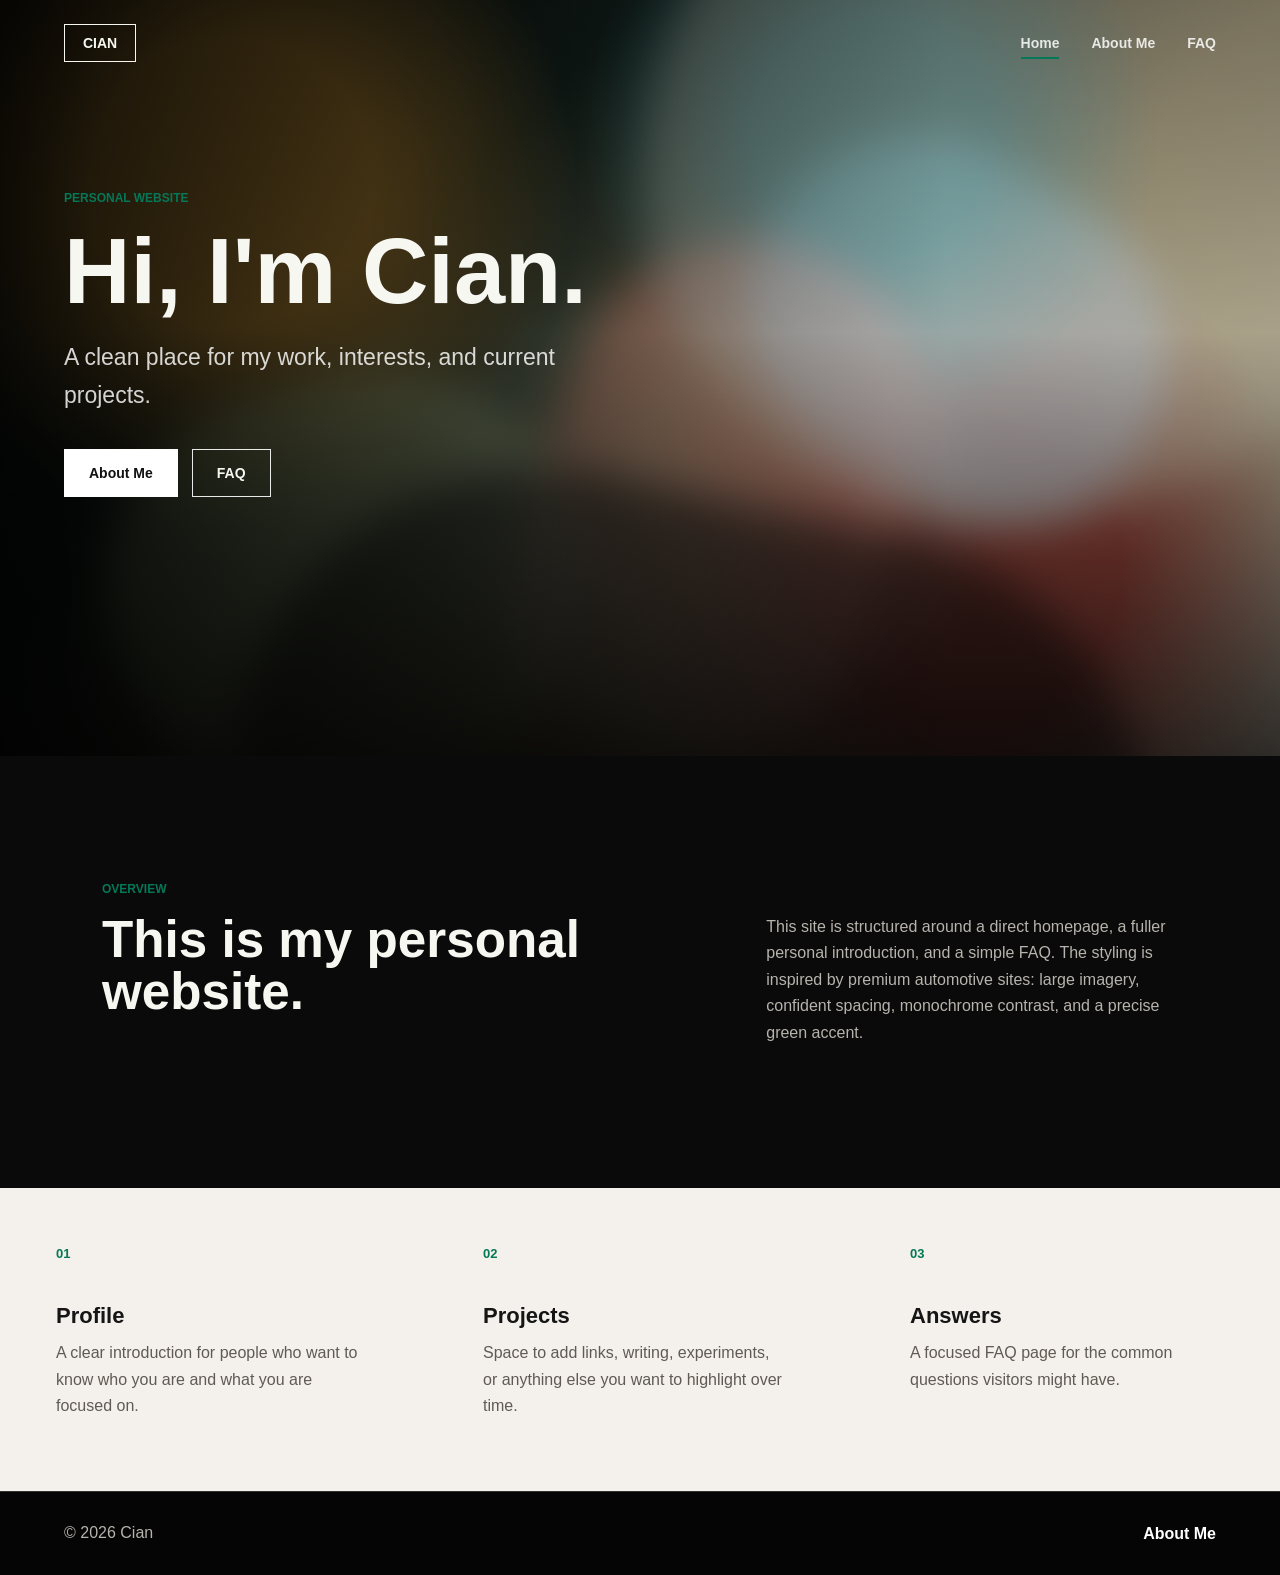
<file: index.html>
<!doctype html>
<html lang="en">
  <head>
    <meta charset="utf-8">
    <meta name="viewport" content="width=device-width, initial-scale=1">
    <title>Cian | Personal Website</title>
    <meta name="description" content="The personal website of Cian.">
    <link rel="stylesheet" href="assets/styles.css">
  </head>
  <body>
    <header class="site-header">
      <a class="brand" href="index.html" aria-label="Cian home">Cian</a>
      <nav class="nav" aria-label="Primary navigation">
        <a aria-current="page" href="index.html">Home</a>
        <a href="about.html">About Me</a>
        <a href="faq.html">FAQ</a>
      </nav>
    </header>

    <main>
      <section class="hero">
        <div class="hero-palette" aria-hidden="true">
          <span class="palette-field palette-field-ember"></span>
          <span class="palette-field palette-field-sage"></span>
          <span class="palette-field palette-field-sky"></span>
          <span class="palette-field palette-field-ink"></span>
        </div>
        <div class="hero-shade"></div>
        <div class="hero-content">
          <p class="eyebrow">Personal Website</p>
          <h1>Hi, I'm Cian.</h1>
          <p class="hero-copy">A clean place for my work, interests, and current projects.</p>
          <div class="hero-actions" aria-label="Primary actions">
            <a class="button button-primary" href="about.html">About Me</a>
            <a class="button button-secondary" href="faq.html">FAQ</a>
          </div>
        </div>
      </section>

      <section class="intro section">
        <div class="section-kicker">Overview</div>
        <div class="split">
          <h2>This is my personal website.</h2>
          <p>This site is structured around a direct homepage, a fuller personal introduction, and a simple FAQ. The styling is inspired by premium automotive sites: large imagery, confident spacing, monochrome contrast, and a precise green accent.</p>
        </div>
      </section>

      <section class="feature-band">
        <article>
          <span>01</span>
          <h3>Profile</h3>
          <p>A clear introduction for people who want to know who you are and what you are focused on.</p>
        </article>
        <article>
          <span>02</span>
          <h3>Projects</h3>
          <p>Space to add links, writing, experiments, or anything else you want to highlight over time.</p>
        </article>
        <article>
          <span>03</span>
          <h3>Answers</h3>
          <p>A focused FAQ page for the common questions visitors might have.</p>
        </article>
      </section>
    </main>

    <footer class="site-footer">
      <p>&copy; 2026 Cian</p>
      <a href="about.html">About Me</a>
    </footer>
  </body>
</html>
</file>
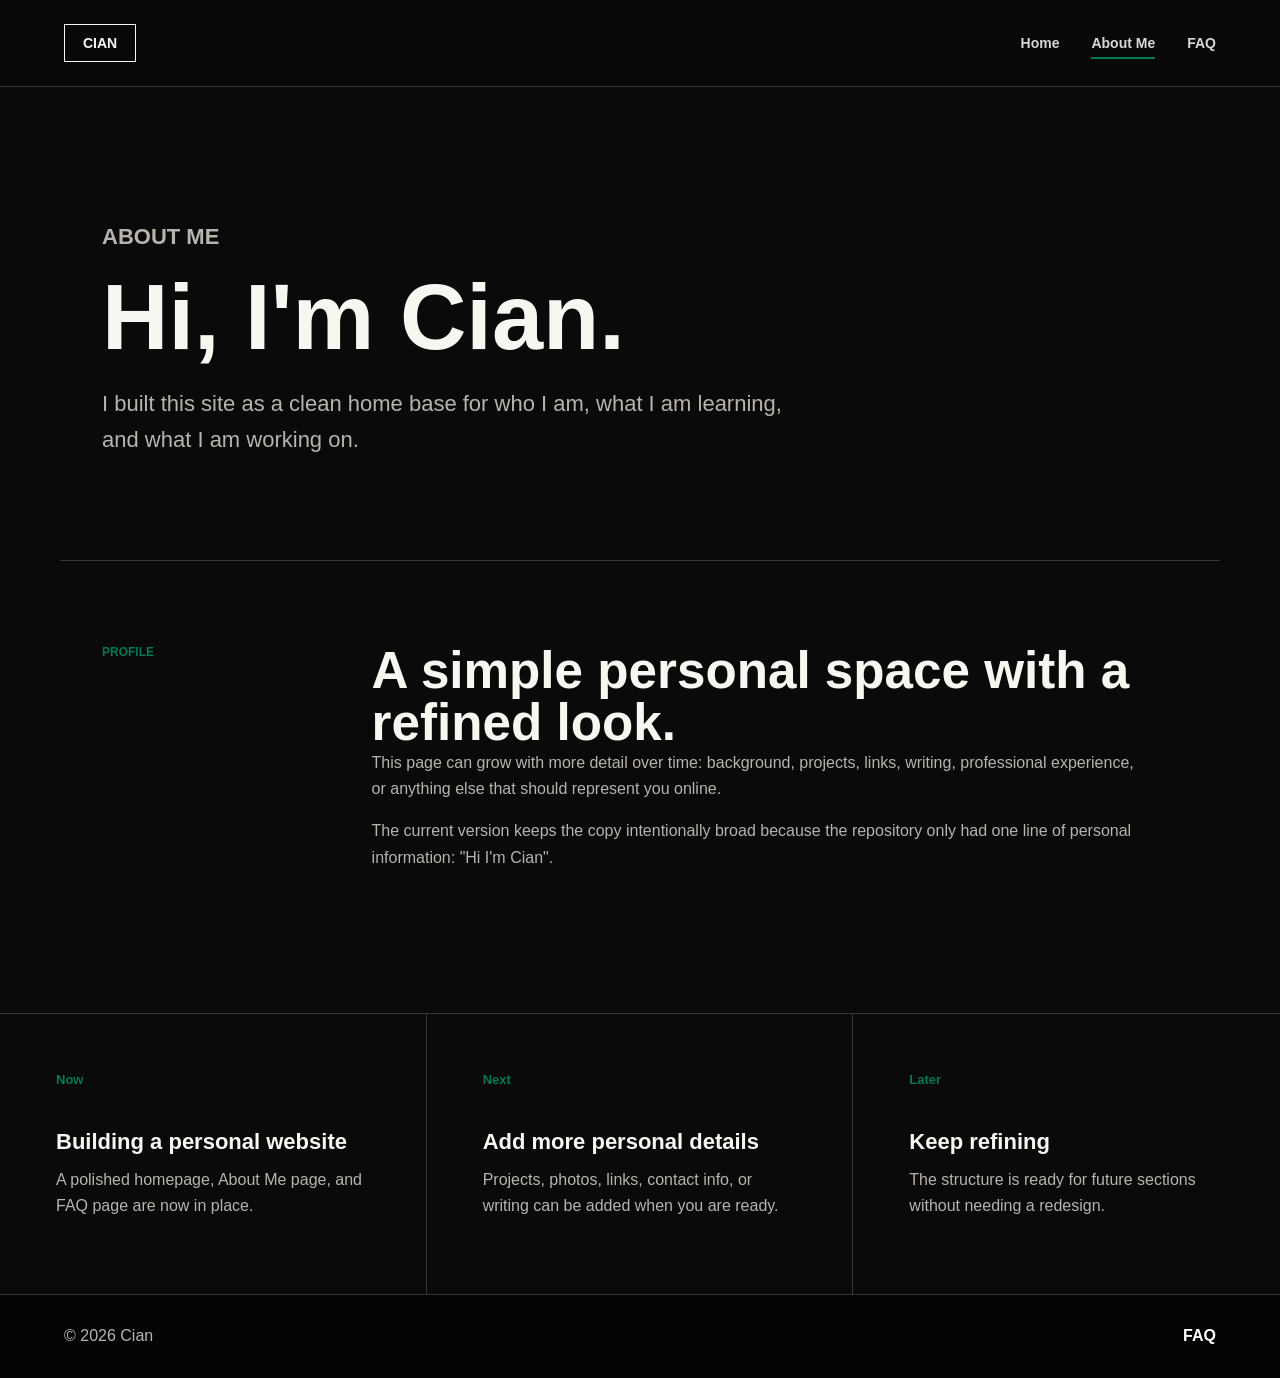
<file: about.html>
<!doctype html>
<html lang="en">
  <head>
    <meta charset="utf-8">
    <meta name="viewport" content="width=device-width, initial-scale=1">
    <title>About Me | Cian</title>
    <meta name="description" content="Learn more about Cian.">
    <link rel="stylesheet" href="assets/styles.css">
  </head>
  <body>
    <header class="site-header site-header-solid">
      <a class="brand" href="index.html" aria-label="Cian home">Cian</a>
      <nav class="nav" aria-label="Primary navigation">
        <a href="index.html">Home</a>
        <a aria-current="page" href="about.html">About Me</a>
        <a href="faq.html">FAQ</a>
      </nav>
    </header>

    <main class="page">
      <section class="page-hero">
        <p class="eyebrow">About Me</p>
        <h1>Hi, I'm Cian.</h1>
        <p>I built this site as a clean home base for who I am, what I am learning, and what I am working on.</p>
      </section>

      <section class="section content-grid">
        <div class="section-kicker">Profile</div>
        <div class="content-stack">
          <h2>A simple personal space with a refined look.</h2>
          <p>This page can grow with more detail over time: background, projects, links, writing, professional experience, or anything else that should represent you online.</p>
          <p>The current version keeps the copy intentionally broad because the repository only had one line of personal information: "Hi I'm Cian".</p>
        </div>
      </section>

      <section class="timeline">
        <div class="timeline-item">
          <span>Now</span>
          <h3>Building a personal website</h3>
          <p>A polished homepage, About Me page, and FAQ page are now in place.</p>
        </div>
        <div class="timeline-item">
          <span>Next</span>
          <h3>Add more personal details</h3>
          <p>Projects, photos, links, contact info, or writing can be added when you are ready.</p>
        </div>
        <div class="timeline-item">
          <span>Later</span>
          <h3>Keep refining</h3>
          <p>The structure is ready for future sections without needing a redesign.</p>
        </div>
      </section>
    </main>

    <footer class="site-footer">
      <p>&copy; 2026 Cian</p>
      <a href="faq.html">FAQ</a>
    </footer>
  </body>
</html>
</file>
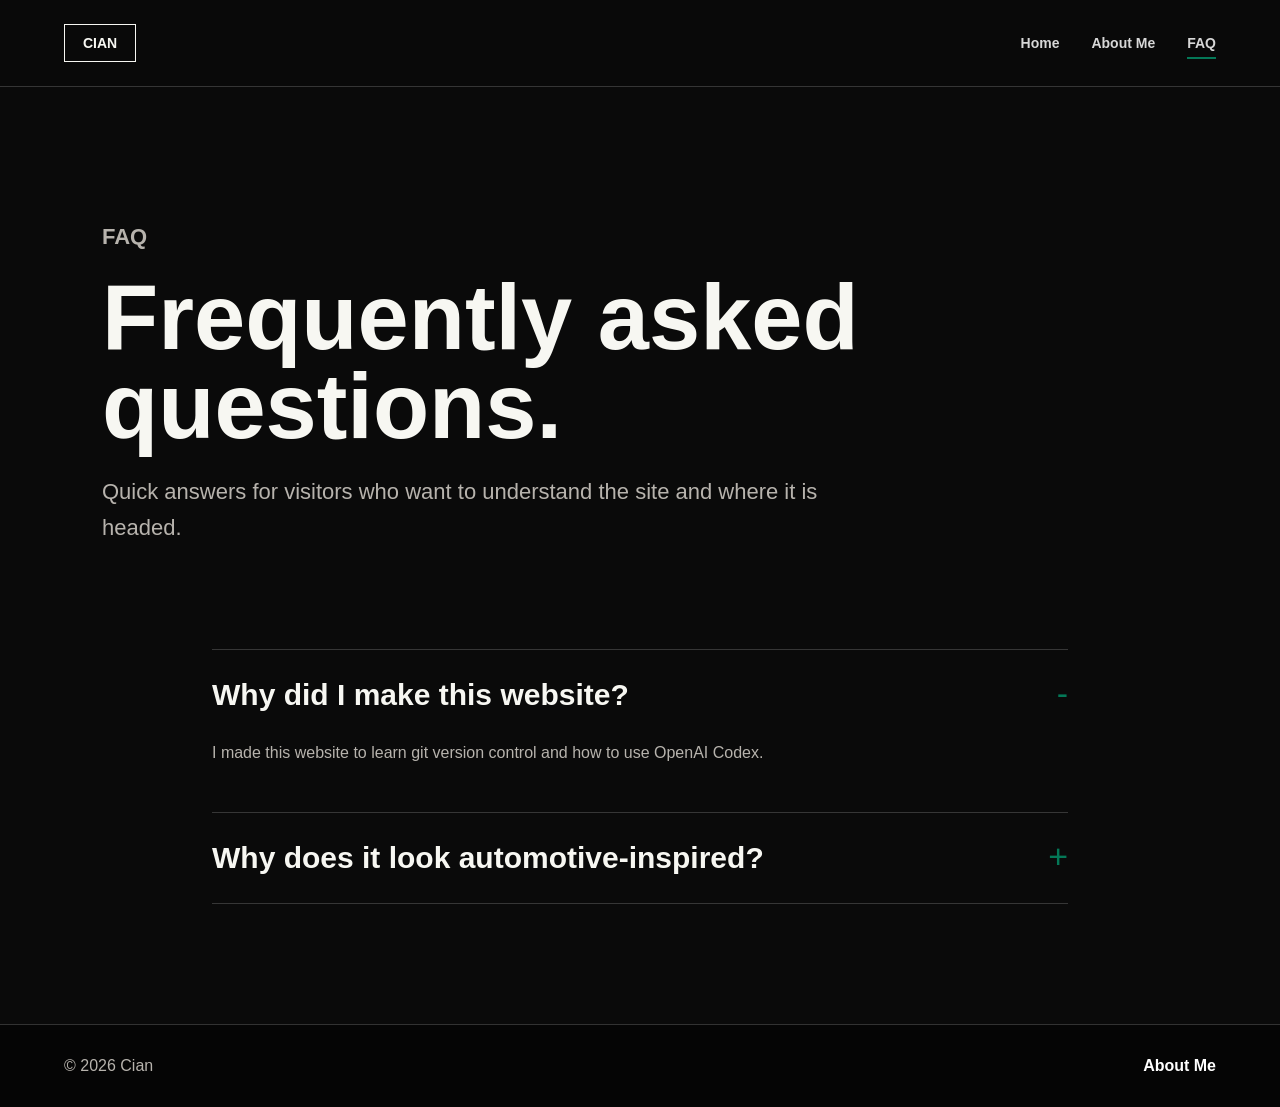
<file: faq.html>
<!doctype html>
<html lang="en">
  <head>
    <meta charset="utf-8">
    <meta name="viewport" content="width=device-width, initial-scale=1">
    <title>FAQ | Cian</title>
    <meta name="description" content="Frequently asked questions about Cian's personal website.">
    <link rel="stylesheet" href="assets/styles.css">
  </head>
  <body>
    <header class="site-header site-header-solid">
      <a class="brand" href="index.html" aria-label="Cian home">Cian</a>
      <nav class="nav" aria-label="Primary navigation">
        <a href="index.html">Home</a>
        <a href="about.html">About Me</a>
        <a aria-current="page" href="faq.html">FAQ</a>
      </nav>
    </header>

    <main class="page">
      <section class="page-hero">
        <p class="eyebrow">FAQ</p>
        <h1>Frequently asked questions.</h1>
        <p>Quick answers for visitors who want to understand the site and where it is headed.</p>
      </section>

      <section class="faq-list" aria-label="Frequently asked questions">
        <details open>
          <summary>Why did I make this website?</summary>
          <p>I made this website to learn git version control and how to use OpenAI Codex.</p>
        </details>
        <details>
          <summary>Why does it look automotive-inspired?</summary>
          <p>The visual direction uses cues from premium automotive websites: confident photography, direct navigation, strong contrast, and careful spacing.</p>
        </details>
      </section>
    </main>

    <footer class="site-footer">
      <p>&copy; 2026 Cian</p>
      <a href="about.html">About Me</a>
    </footer>
  </body>
</html>
</file>
<file: assets/styles.css>
:root {
  --bg: #0a0a0a;
  --surface: #111111;
  --surface-light: #f4f1ec;
  --text: #f7f7f2;
  --muted: #b7b3ad;
  --ink: #151515;
  --ink-muted: #5f5a54;
  --line: rgba(255, 255, 255, 0.18);
  --accent: #047857;
  --max: 1160px;
}

* {
  box-sizing: border-box;
}

html {
  background: var(--bg);
  color: var(--text);
  font-family: Arial, Helvetica, sans-serif;
  letter-spacing: 0;
}

body {
  margin: 0;
  min-width: 320px;
}

a {
  color: inherit;
  text-decoration: none;
}

.site-header {
  align-items: center;
  display: flex;
  gap: 32px;
  justify-content: space-between;
  left: 0;
  padding: 24px clamp(20px, 5vw, 64px);
  position: absolute;
  right: 0;
  top: 0;
  z-index: 10;
}

.site-header-solid {
  background: rgba(10, 10, 10, 0.94);
  border-bottom: 1px solid var(--line);
  position: sticky;
}

.brand {
  border: 1px solid currentColor;
  font-size: 14px;
  font-weight: 700;
  line-height: 1;
  padding: 11px 18px;
  text-transform: uppercase;
}

.nav {
  align-items: center;
  display: flex;
  flex-wrap: wrap;
  gap: clamp(14px, 3vw, 32px);
  justify-content: flex-end;
}

.nav a {
  color: rgba(255, 255, 255, 0.84);
  font-size: 14px;
  font-weight: 700;
  line-height: 1.2;
  padding: 8px 0;
  position: relative;
}

.nav a::after {
  background: var(--accent);
  bottom: 0;
  content: "";
  height: 2px;
  left: 0;
  position: absolute;
  transform: scaleX(0);
  transform-origin: left;
  transition: transform 180ms ease;
  width: 100%;
}

.nav a:hover::after,
.nav a[aria-current="page"]::after {
  transform: scaleX(1);
}

.hero {
  min-height: 84vh;
  overflow: hidden;
  position: relative;
}

.hero-palette {
  background:
    radial-gradient(circle at 18% 24%, rgba(244, 181, 68, 0.92) 0 12%, transparent 29%),
    radial-gradient(circle at 68% 18%, rgba(58, 176, 198, 0.82) 0 11%, transparent 27%),
    radial-gradient(circle at 76% 76%, rgba(190, 66, 58, 0.84) 0 13%, transparent 31%),
    linear-gradient(135deg, #111512 0%, #223a32 32%, #c9b783 63%, #e8dfcb 100%);
  height: 100%;
  inset: 0;
  position: absolute;
  width: 100%;
}

.hero-palette::before,
.hero-palette::after,
.palette-field {
  border-radius: 999px;
  filter: blur(22px);
  position: absolute;
}

.hero-palette::before {
  background: rgba(245, 236, 211, 0.48);
  content: "";
  height: 58vw;
  max-height: 720px;
  min-height: 340px;
  right: -12vw;
  top: -16vw;
  transform: rotate(-22deg);
  width: 62vw;
}

.hero-palette::after {
  background: rgba(7, 12, 13, 0.5);
  bottom: -28vw;
  content: "";
  height: 48vw;
  left: 18vw;
  min-height: 280px;
  transform: rotate(12deg);
  width: 72vw;
}

.palette-field {
  display: block;
  mix-blend-mode: screen;
  opacity: 0.86;
}

.palette-field-ember {
  background: #d94e3f;
  height: 42vw;
  left: 42vw;
  max-height: 540px;
  min-height: 260px;
  top: 26vh;
  transform: rotate(20deg);
  width: 28vw;
}

.palette-field-sage {
  background: #90a967;
  height: 34vw;
  left: 8vw;
  max-height: 420px;
  min-height: 220px;
  top: 42vh;
  transform: rotate(-15deg);
  width: 38vw;
}

.palette-field-sky {
  background: #35a7bd;
  height: 26vw;
  max-height: 340px;
  min-height: 180px;
  right: 8vw;
  top: 18vh;
  transform: rotate(31deg);
  width: 34vw;
}

.palette-field-ink {
  background: #182824;
  bottom: 4vh;
  height: 34vw;
  max-height: 460px;
  min-height: 240px;
  right: 24vw;
  transform: rotate(-8deg);
  width: 42vw;
}

.hero-shade {
  background:
    linear-gradient(90deg, rgba(0, 0, 0, 0.88) 0%, rgba(0, 0, 0, 0.56) 39%, rgba(0, 0, 0, 0.18) 74%),
    linear-gradient(180deg, rgba(0, 0, 0, 0.34), rgba(0, 0, 0, 0.1) 44%, rgba(0, 0, 0, 0.76));
  inset: 0;
  position: absolute;
}

.hero-content {
  max-width: 670px;
  padding: clamp(132px, 21vh, 220px) clamp(20px, 5vw, 64px) 86px;
  position: relative;
  z-index: 2;
}

.eyebrow,
.section-kicker {
  color: var(--accent);
  font-size: 12px;
  font-weight: 800;
  letter-spacing: 0;
  margin: 0 0 18px;
  text-transform: uppercase;
}

h1,
h2,
h3,
p {
  margin-top: 0;
}

h1 {
  font-size: clamp(44px, 8vw, 92px);
  line-height: 0.96;
  margin-bottom: 24px;
}

h2 {
  font-size: clamp(30px, 4vw, 54px);
  line-height: 1.02;
  margin-bottom: 0;
}

h3 {
  font-size: 22px;
  line-height: 1.15;
  margin-bottom: 12px;
}

p {
  line-height: 1.65;
}

.hero-copy {
  color: rgba(255, 255, 255, 0.82);
  font-size: clamp(18px, 2vw, 23px);
  max-width: 560px;
}

.hero-actions {
  display: flex;
  flex-wrap: wrap;
  gap: 14px;
  margin-top: 34px;
}

.button {
  align-items: center;
  border: 1px solid rgba(255, 255, 255, 0.9);
  display: inline-flex;
  font-size: 14px;
  font-weight: 800;
  justify-content: center;
  min-height: 48px;
  padding: 0 24px;
  transition: background 180ms ease, border-color 180ms ease, color 180ms ease;
}

.button-primary {
  background: #ffffff;
  color: #111111;
}

.button-primary:hover {
  background: var(--accent);
  border-color: var(--accent);
  color: #ffffff;
}

.button-secondary:hover {
  background: #ffffff;
  color: #111111;
}

.section {
  margin: 0 auto;
  max-width: var(--max);
  padding: clamp(72px, 10vw, 126px) clamp(20px, 5vw, 42px);
}

.intro {
  background: var(--bg);
}

.split {
  display: grid;
  gap: clamp(28px, 6vw, 76px);
  grid-template-columns: minmax(0, 1fr) minmax(280px, 0.7fr);
}

.split p,
.content-stack p,
.page-hero p,
.timeline p,
.faq-list p,
.feature-band p {
  color: var(--muted);
}

.feature-band {
  background: var(--surface-light);
  color: var(--ink);
  display: grid;
  gap: 1px;
  grid-template-columns: repeat(3, 1fr);
}

.feature-band article {
  background: var(--surface-light);
  min-height: 260px;
  padding: clamp(28px, 5vw, 56px);
}

.feature-band span,
.timeline-item span {
  color: var(--accent);
  display: inline-block;
  font-size: 13px;
  font-weight: 900;
  margin-bottom: 42px;
}

.feature-band p {
  color: var(--ink-muted);
  max-width: 34ch;
}

.page {
  background: var(--bg);
  min-height: 80vh;
}

.page-hero {
  margin: 0 auto;
  max-width: var(--max);
  padding: clamp(82px, 11vw, 132px) clamp(20px, 5vw, 42px) clamp(46px, 7vw, 80px);
}

.page-hero h1 {
  max-width: 900px;
}

.page-hero p {
  font-size: clamp(18px, 2vw, 22px);
  max-width: 720px;
}

.content-grid {
  border-top: 1px solid var(--line);
  display: grid;
  gap: clamp(28px, 7vw, 96px);
  grid-template-columns: 180px minmax(0, 1fr);
  padding-top: clamp(52px, 8vw, 84px);
}

.content-stack {
  max-width: 780px;
}

.timeline {
  border-top: 1px solid var(--line);
  display: grid;
  grid-template-columns: repeat(3, 1fr);
}

.timeline-item {
  border-right: 1px solid var(--line);
  min-height: 280px;
  padding: clamp(28px, 5vw, 56px);
}

.timeline-item:last-child {
  border-right: 0;
}

.faq-list {
  margin: 0 auto;
  max-width: 940px;
  padding: 0 clamp(20px, 5vw, 42px) clamp(72px, 10vw, 120px);
}

details {
  border-top: 1px solid var(--line);
}

details:last-child {
  border-bottom: 1px solid var(--line);
}

summary {
  cursor: pointer;
  font-size: clamp(20px, 3vw, 30px);
  font-weight: 800;
  list-style: none;
  padding: 28px 44px 28px 0;
  position: relative;
}

summary::-webkit-details-marker {
  display: none;
}

summary::after {
  color: var(--accent);
  content: "+";
  font-size: 34px;
  font-weight: 300;
  line-height: 1;
  position: absolute;
  right: 0;
  top: 26px;
}

details[open] summary::after {
  content: "-";
}

details p {
  max-width: 720px;
  padding-bottom: 30px;
}

.site-footer {
  align-items: center;
  background: #050505;
  border-top: 1px solid var(--line);
  color: var(--muted);
  display: flex;
  gap: 20px;
  justify-content: space-between;
  padding: 28px clamp(20px, 5vw, 64px);
}

.site-footer p {
  margin: 0;
}

.site-footer a {
  color: #ffffff;
  font-weight: 800;
}

@media (max-width: 760px) {
  .site-header {
    align-items: flex-start;
    flex-direction: column;
    gap: 18px;
  }

  .nav {
    justify-content: flex-start;
  }

  .hero {
    min-height: 86vh;
  }

  .hero-content {
    padding-top: 184px;
  }

  .split,
  .content-grid,
  .timeline,
  .feature-band {
    grid-template-columns: 1fr;
  }

  .timeline-item {
    border-right: 0;
    border-bottom: 1px solid var(--line);
  }

  .timeline-item:last-child {
    border-bottom: 0;
  }

  .feature-band article {
    min-height: 220px;
  }

  .site-footer {
    align-items: flex-start;
    flex-direction: column;
  }
}

@media (max-width: 460px) {
  .hero-actions,
  .button {
    width: 100%;
  }

  h1 {
    font-size: 42px;
  }
}
</file>
